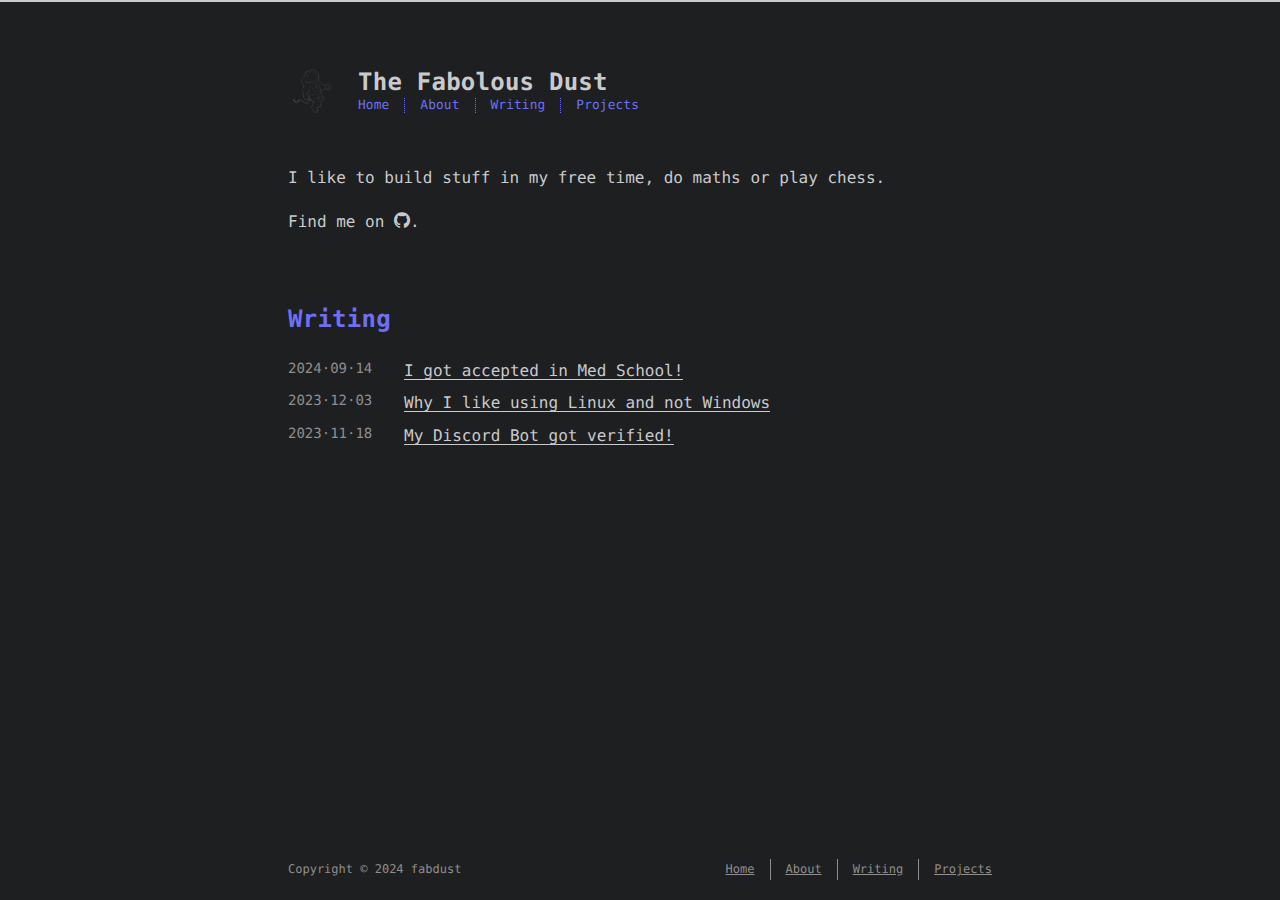
<file: index.html>
<html lang=en>

<meta http-equiv="content-type" content="text/html;charset=utf-8" /><head>
    <!-- so meta -->
    <meta charset="utf-8">
    <meta http-equiv="X-UA-Compatible" content="IE=edge">
    <meta name="HandheldFriendly" content="True">
    <meta name="viewport" content="width=device-width, initial-scale=1, maximum-scale=5" />
    <meta name="description" content="I like to build stuff in my free time, do maths or play chess.">
<meta property="og:title" content="The Fabolous Dust">
<meta property="og:url" content="index.html">
<meta property="og:site_name" content="The Fabolous Dust">
<meta property="og:description" content="Med student. I like to build stuff in my free time, do maths or play chess."">
<meta property="og:locale" content="en_US">
<meta property="article:author" content="fabudst">
<meta property="article:tag" content="linux">

    
    
      
        
          <link rel="shortcut icon" href="images/favicon.ico">
        
      
      
        
          <link rel="icon" href="images/favicon-192x192.png" sizes="192x192">
        
      
      
        
          <link rel="apple-touch-icon" sizes="180x180" href="images/apple-touch-icon.png">
        
      
    
    <!-- title -->
    <title>The Fabolous Dust</title>
    <!-- umami -->
    


    <!-- styles -->
    
<link rel="stylesheet" href="css/style.css">

    
<link rel="stylesheet" href="css/icon.css">

    <!-- persian styles -->
    
    <!-- rss -->
    
    
	<!-- mathjax -->
	
<meta name="generator" content="Hexo 6.2.0"><link rel="alternate" href="atom.xml" title="The Pearl" type="application/atom+xml">
</head>

<body class="max-width mx-auto px3 ltr">
    <div class="content index py4">
        
          <header id="header">
  <a href="index.html">
  
    
      <div id="logo" style="background-image: url(images/logo.png);"></div>
    
  
    <div id="title">
      <h1>The Fabolous Dust</h1>
    </div>
  </a>
  <div id="nav">
    <ul>
      <!--
     --><li><a href="index.html">Home</a></li><!--
   --><!--
     --><li><a href="about/index.html">About</a></li><!--
   --><!--
     --><li><a href="archives/index.html">Writing</a></li><!--
   --><!--
     --><li><a target="_blank" rel="noopener" href="http://github.com/primedust">Projects</a></li><!--
   -->
    </ul>
  </div>
</header>

        
        <section id="about">
  
    <p>I like to build stuff in my free time, do maths or play chess.</p>

  
  
    <p>
      Find me on
      
      
      
        
          <a rel="me" class="icon" target="_blank" rel="noopener" href="https://github.com/primedust" aria-label="github">
            <i class="icon-github"></i><!--
      ---></a><!--
    --->.
        
      
    </p>
  
</section>

<section id="writing">
  <span class="h1"><a href="archives/index.html">Writing</a></span>
  
  <ul class="post-list">
    
    
      <li class="post-item">
        
    <div class="meta">
      
        
          <time datetime="2024-09-14T05:00:00.000Z" itemprop="datePublished">2024·09·14</time>
        
      
    </div>


        <span>
    
        <a class="" href="2024/09/14/primedust/index.html">I got accepted in Med School!</a>
        

        </span>

    </li>

    
    
      <li class="post-item">
        
    <div class="meta">
      
        
          <time datetime="2023-12-03T05:00:00.000Z" itemprop="datePublished">2023·12·03</time>
        
      
    </div>


        <span>
    
        <a class="" href="2023/03/12/linux/index.html">Why I like using Linux and not Windows</a>
        

        </span>

    </li>

    <li class="post-item">
   
        <div class="meta">
         

        <time datetime="2023-18-11T05:00:00.000Z" itemprop="datePublished">2023·11·18</time>
    

    </div>
        <span>

            <a class="" href="2023/11/18/wos/index.html">My Discord Bot got verified!</a>      

        </span>
        
      </li>
    
    
  </ul>
  
    

  
</section>



        <footer id="footer">
  <div class="footer-left">
    Copyright &copy;
    
    
    2024
    fabdust
  </div>
  <div class="footer-right">
    <nav>
      <ul>
        <!--
       --><li><a href="index.html">Home</a></li><!--
     --><!--
       --><li><a href="about/index.html">About</a></li><!--
     --><!--
       --><li><a href="archives/index.html">Writing</a></li><!--
     --><!--
       --><li><a target="_blank" rel="noopener" href="http://github.com/primedust">Projects</a></li><!--
     -->
      </ul>
    </nav>
  </div>
</footer>

    </div>
</body>
</html>
</file>
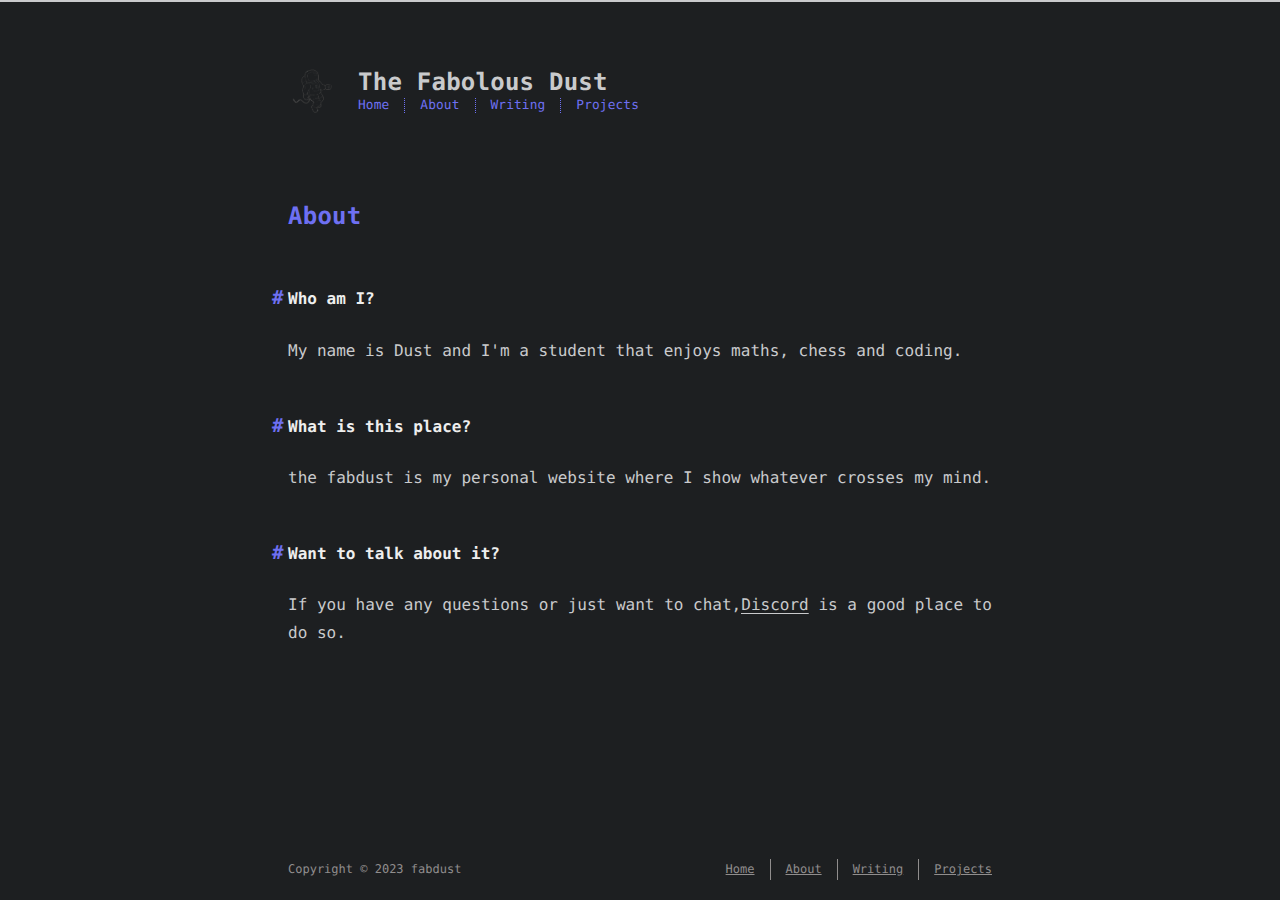
<file: about/index.html>
<!DOCTYPE html>
<html lang=en>
<head>
    <!-- so meta -->
    <meta charset="utf-8">
    <meta http-equiv="X-UA-Compatible" content="IE=edge">
    <meta name="HandheldFriendly" content="True">
    <meta name="viewport" content="width=device-width, initial-scale=1, maximum-scale=5" />
    <meta name="description" content="The FabDust is the personal website of me, a guy who plays chess and does maths">
<meta property="og:title" content="The Fabolous Dust">
<meta property="og:url" content="index.html">
<meta property="og:site_name" content="The Fabolous Dust">
<meta property="og:description" content="The FabDust is the personal website of me, a guy who plays chess and does maths.">
<meta property="og:locale" content="en_US">
<meta property="article:author" content="fabudst">
<meta property="article:tag" content="blog, linux">
    
    
      
        
          <link rel="shortcut icon" href="../images/favicon.ico">
        
      
      
        
          <link rel="icon" type="image/png" href="../images/favicon-192x192.png" sizes="192x192">
        
      
      
        
          <link rel="apple-touch-icon" sizes="180x180" href="../images/apple-touch-icon.png">
        
      
    
    <!-- title -->
    <title>About</title>
    <!-- umami -->
    
    <!-- styles -->
    
<link rel="stylesheet" href="../css/style.css">

    
<link rel="stylesheet" href="../css/icon.css">

    <!-- persian styles -->
    
    <!-- rss -->
    
    
	<!-- mathjax -->
	
<meta name="generator" content="Hexo 6.2.0"><link rel="alternate" href="../atom.xml" title="The FabDust" type="application/atom+xml">
</head>

<body class="max-width mx-auto px3 ltr">
    <div class="content index py4">
        
          <header id="header">
  <a href="../index.html">
  
    
      <div id="logo" style="background-image: url(../images/logo.png);"></div>
    
  
    <div id="title">
      <h1>The Fabolous Dust</h1>
    </div>
  </a>
  <div id="nav">
    <ul>
      <!--
     --><li><a href="../index.html">Home</a></li><!--
   --><!--
     --><li><a href="index.html">About</a></li><!--
   --><!--
     --><li><a href="../archives/index.html">Writing</a></li><!--
   --><!--
     --><li><a target="_blank" rel="noopener" href="http://github.com/primedust">Projects</a></li><!--
   -->
    </ul>
  </div>
</header>

        
        <article class="post" itemscope itemtype="http://schema.org/BlogPosting">
  

  <div class="content" itemprop="articleBody">
      
          <h1 id="About"><a href="#About" class="headerlink" title="About"></a>About</h1><h2 id="Who-am-I"><a href="#Who-am-I" class="headerlink" title="Who am I?"></a>Who am I?</h2><p>My name is Dust and I'm a student that enjoys maths, chess and coding.</p>
<h2 id="What-is-this-place"><a href="#What-is-this-place" class="headerlink" title="What is this place?"></a>What is this place?</h2><p>the fabdust is my personal website where I show whatever crosses my mind.</p>
<h2 id="Want-to-talk-about-it"><a href="#Want-to-talk-about-it" class="headerlink" title="Want to talk about it?"></a>Want to talk about it?</h2><p>If you have any questions or just want to chat,<a target="_blank" rel="noopener" href="https://discord.com/app">Discord</a> is a good place to do so.</p>

        
  </div>
</article>

        <footer id="footer">
  <div class="footer-left">
    Copyright &copy;
    
    
    2023
    fabdust
  </div>
  <div class="footer-right">
    <nav>
      <ul>
        <!--
       --><li><a href="../index.html">Home</a></li><!--
     --><!--
       --><li><a href="index.html">About</a></li><!--
     --><!--
       --><li><a href="../archives/index.html">Writing</a></li><!--
     --><!--
       --><li><a target="_blank" rel="noopener" href="http://github.com/primedust">Projects</a></li><!--
     -->
      </ul>
    </nav>
  </div>
</footer>

    </div>
</body>
</html>
</file>
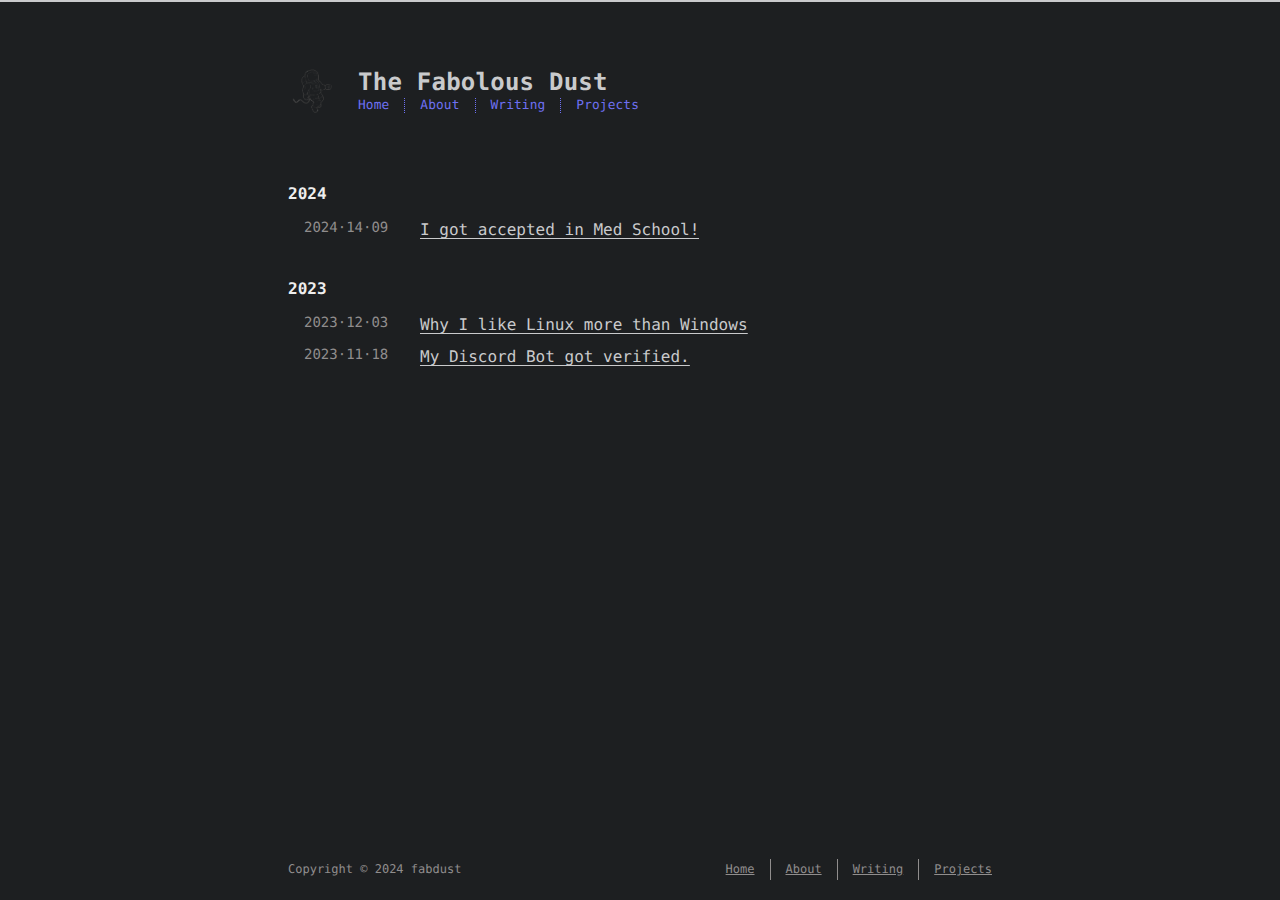
<file: archives/index.html>
<!DOCTYPE html>
<html lang=en>

<meta http-equiv="content-type" content="text/html;charset=utf-8" /><head>
    <!-- so meta -->
    <meta charset="utf-8">
    <meta http-equiv="X-UA-Compatible" content="IE=edge">
    <meta name="HandheldFriendly" content="True">
    <meta name="viewport" content="width=device-width, initial-scale=1, maximum-scale=5" />
    <meta name="description" content="The FabDust is the personal website of me, a guy who plays chess and does maths.">
<meta property="og:title" content="The Fabolous Dust">
<meta property="og:url" content="index.html">
<meta property="og:site_name" content="The Fabolous Dust">
<meta property="og:description" content="The FabDust is the personal website of me, a guy who plays chess and does maths.">
<meta property="og:locale" content="en_US">
<meta property="article:author" content="fabudst">
<meta property="article:tag" content="blog, linux">
    
    
      
        
          <link rel="shortcut icon" href="../images/favicon.ico">
        
      
      
        
          <link rel="icon" type="image/png" href="../images/favicon-192x192.png" sizes="192x192">
        
      
      
        
          <link rel="apple-touch-icon" sizes="180x180" href="../images/apple-touch-icon.png">
        
      
    
    <!-- title -->
    <title>Writing</title>
    <!-- umami -->
    


    <!-- styles -->
    
<link rel="stylesheet" href="../css/style.css">

    
<link rel="stylesheet" href="../css/icon.css">

    <!-- persian styles -->
    
    <!-- rss -->
    
    
	<!-- mathjax -->
	
<meta name="generator" content="Hexo 6.2.0"><link rel="alternate" href="../atom.xml" title="The Pearl" type="application/atom+xml">
</head>

<body class="max-width mx-auto px3 ltr">
    <div class="content index py4">
        
          <header id="header">
  <a href="../index.html">
  
    
      <div id="logo" style="background-image: url(../images/logo.png);"></div>
    
  
    <div id="title">
      <h1>The Fabolous Dust</h1>
    </div>
  </a>
  <div id="nav">
    <ul>
      <!--
     --><li><a href="../index.html">Home</a></li><!--
   --><!--
     --><li><a href="../about/index.html">About</a></li><!--
   --><!--
     --><li><a href="index.html">Writing</a></li><!--
   --><!--
     --><li><a target="_blank" rel="noopener" href="http://github.com/primedust">Projects</a></li><!--
   -->
    </ul>
  </div>
</header>

        
        <div id="archive">
  <ul class="post-list">
    
            <li class="post-year"><h2>2024</h2></li>
      
      <li class="post-item">
        
    <div class="meta">
      
        
          <time datetime="2024-14-09T05:00:00.000Z" itemprop="datePublished">2024·14·09</time>
        
      
    </div>


        <span>
    
        <a class="" href="../2024/09/14/primedust/index.html">I got accepted in Med School!</a>
    


</span>
      </li>

    
    
      
      
      
      
        <li class="post-year"><h2>2023</h2></li>
      
      <li class="post-item">
        
    <div class="meta">
      
        
          <time datetime="2023-03-12T05:00:00.000Z" itemprop="datePublished">2023·12·03</time>
        
      
    </div>


        <span>
    
        <a class="" href="../2023/03/12/linux/index.html">Why I like Linux more than Windows</a>
    


</span>
      </li>
    
         
      <li class="post-item">
        
    <div class="meta">
      
        
          <time datetime="2023-18-11T05:00:00.000Z" itemprop="datePublished">2023·11·18</time>
        
      
    </div>


        <span>
    
        <a class="" href="../2023/11/18/wos/index.html">My Discord Bot got verified.</a>
    


</span>
      </li>   
    
  </ul>
  

</div>

        <footer id="footer">
  <div class="footer-left">
    Copyright &copy;
    
    
    2024
    fabdust
  </div>
  <div class="footer-right">
    <nav>
      <ul>
        <!--
       --><li><a href="../index.html">Home</a></li><!--
     --><!--
       --><li><a href="../about/index.html">About</a></li><!--
     --><!--
       --><li><a href="index.html">Writing</a></li><!--
     --><!--
       --><li><a target="_blank" rel="noopener" href="http://github.com/primedust">Projects</a></li><!--
     -->
      </ul>
    </nav>
  </div>
</footer>

    </div>
</body>


</html>
</file>
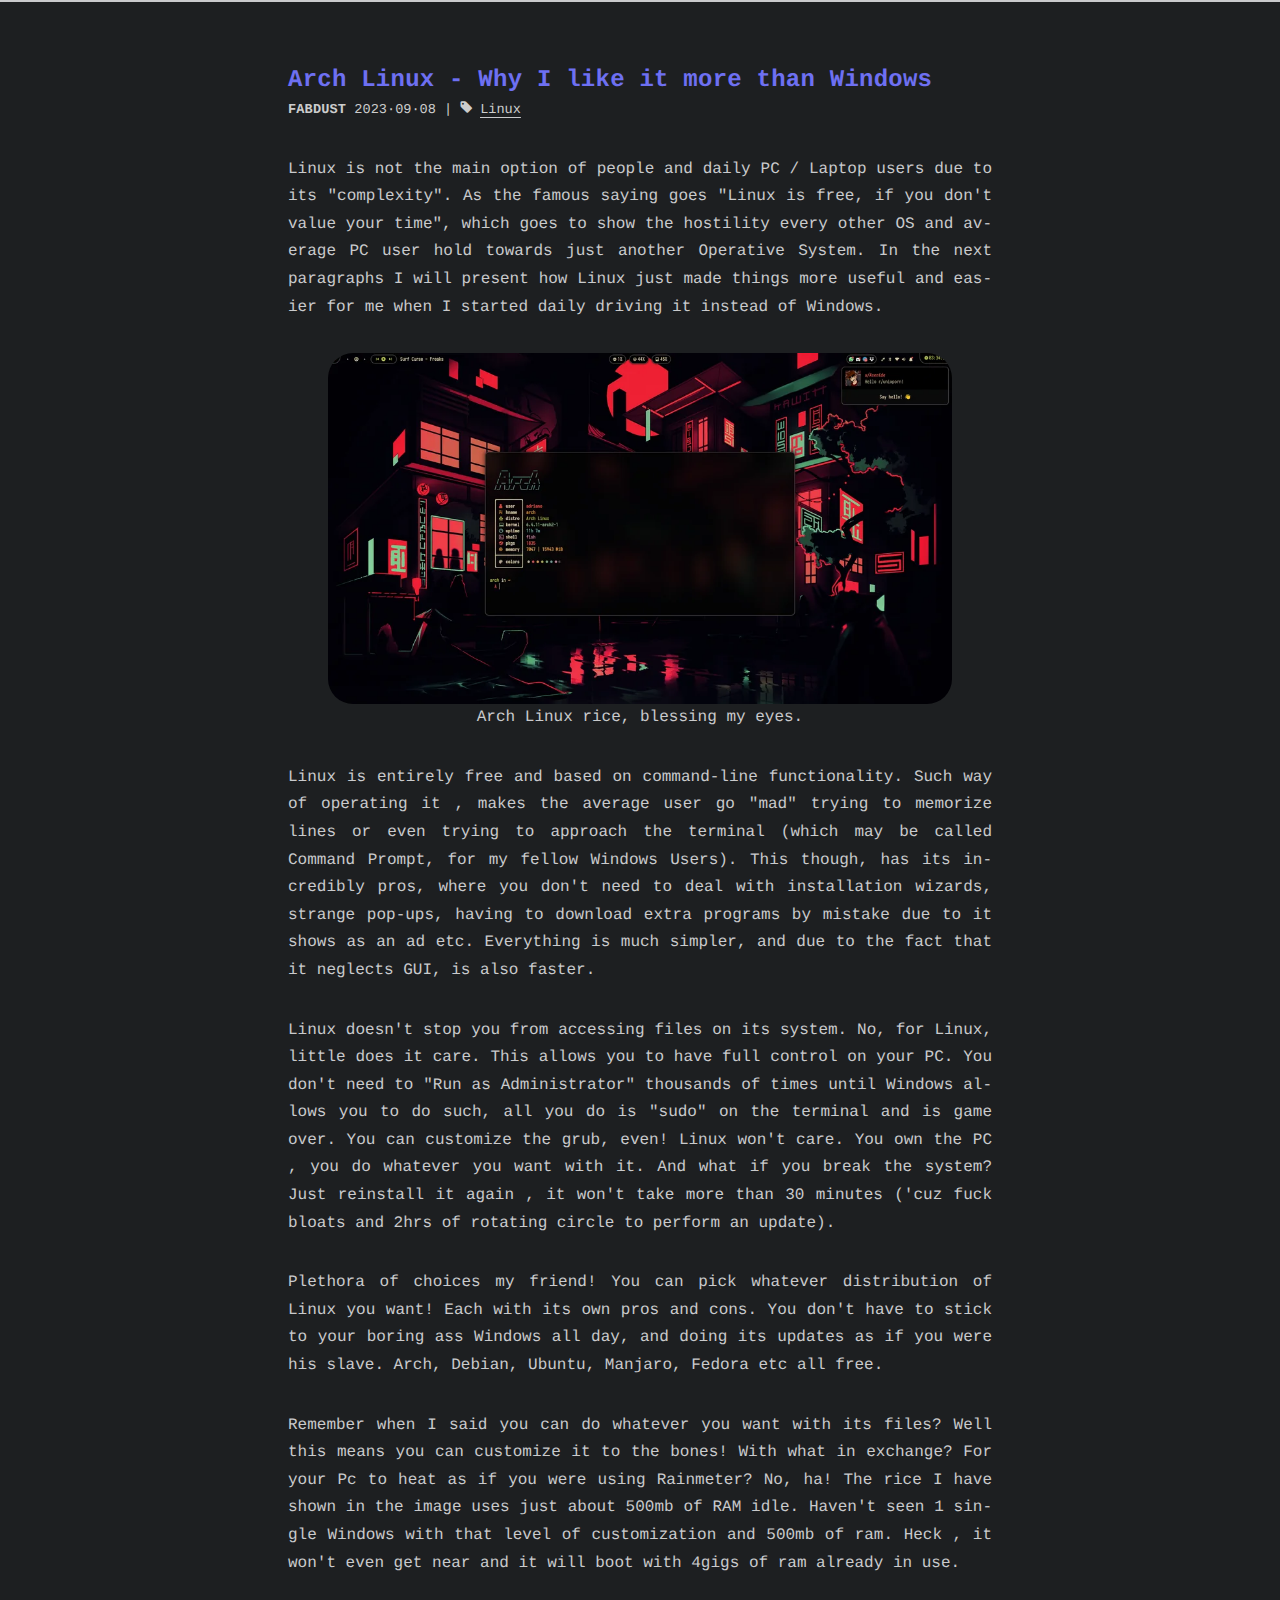
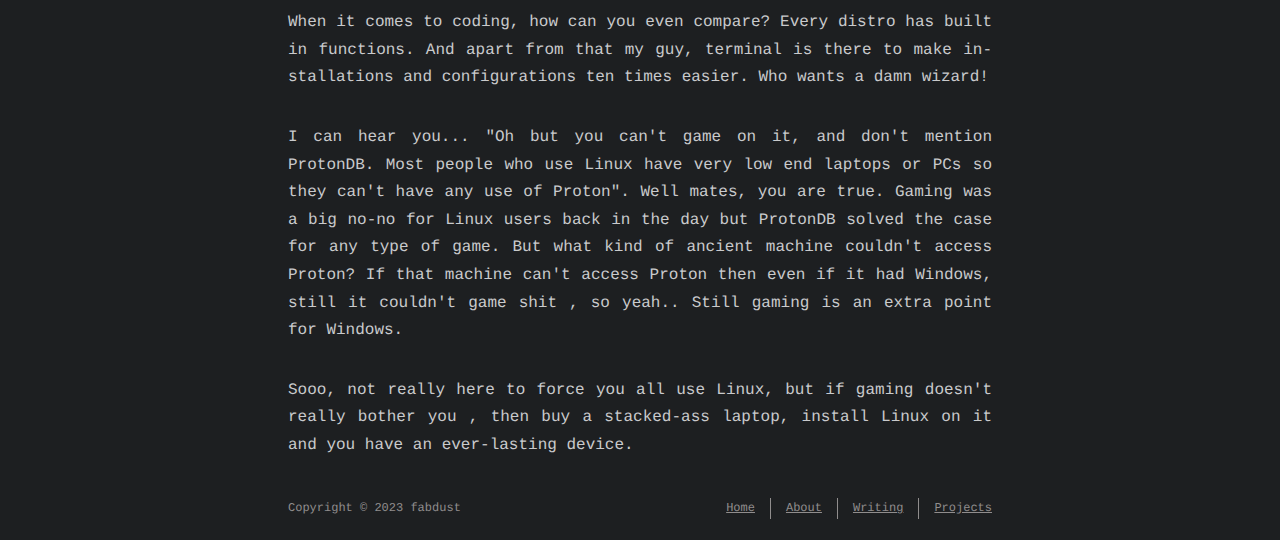
<file: 2023/03/12/linux/index.html>
<!DOCTYPE html>
<html lang=en>

<!-- Mirrored from b0ba.dev/2023/03/12/pierce/ by HTTrack Website Copier/3.x [XR&CO'2014], Fri, 08 Sep 2023 14:50:28 GMT -->
<!-- Added by HTTrack --><meta http-equiv="content-type" content="text/html;charset=utf-8" /><!-- /Added by HTTrack -->
<head>
    <!-- so meta -->
    <meta charset="utf-8">
    <meta http-equiv="X-UA-Compatible" content="IE=edge">
    <meta name="HandheldFriendly" content="True">
    <meta name="viewport" content="width=device-width, initial-scale=1, maximum-scale=5" />
    <meta name="description" content="The FabDust is the personal website of me, a guy who plays chess and does maths, lmfao.">
<meta property="og:title" content="The Fabolous Dust">
<meta property="og:url" content="index.html">
<meta property="og:site_name" content="The Fabolous Dust">
<meta property="og:description" content="The FabDust is the personal website of me, a guy who plays chess and does maths, lmfao.">
<meta property="og:locale" content="en_US">
<meta property="article:author" content="fabudst">
<meta property="article:tag" content="blog, linux">
    
    
      
        
          <link rel="shortcut icon" href="../../../../images/favicon.ico">
        
      
      
        
          <link rel="icon" type="image/png" href="../../../../images/favicon-192x192.png" sizes="192x192">
        
      
      
        
          <link rel="apple-touch-icon" sizes="180x180" href="../../../../images/apple-touch-icon.png">
        
      
    
    <!-- title -->
    <title>Arch Linux - Why I like it more than Windows</title>
    <!-- umami -->
    


    <!-- styles -->
    
<link rel="stylesheet" href="../../../../css/style.css">

    
<link rel="stylesheet" href="../../../../css/icon.css">

    <!-- persian styles -->
    
    <!-- rss -->
    
    
	<!-- mathjax -->
	
<meta name="generator" content="Hexo 6.2.0"><link rel="alternate" href="../../../../atom.xml" title="The Pearl" type="application/atom+xml">
</head>

<body class="max-width mx-auto px3 ltr">
    <div class="content index py4">
        
        <article class="post" itemscope itemtype="http://schema.org/BlogPosting">
  <header>
    
    <h1 class="posttitle" itemprop="name headline">
	Arch Linux - Why I like it more than Windows
    </h1>



    <div class="meta">
      <span class="author" itemprop="author" itemscope itemtype="http://schema.org/Person">
        <span itemprop="name">fabdust</span>
      </span>
      
    <div class="postdate">
      
        <time datetime="2023-09-08T13:00:00.000Z" itemprop="datePublished">2023·09·08</time>
        
      
    </div>


      

      
    <div class="article-tag">
        <i class="icon-tag"></i>
        <a class="tag-link-link" href="../../../../tags/linux/index.html" rel="tag">Linux</a>


    </div>
  </header>
  

  <div class="content" itemprop="articleBody">
    <p>Linux is not the main option of people and daily PC / Laptop users due to its "complexity". As the famous saying goes "Linux is free, if you don't value your time", which goes to show the hostility every other OS and average PC user hold towards just another Operative System. In the next paragraphs I will present how Linux just made things more useful and easier for me when I started daily driving it instead of Windows.</p>
<figure style="text-align: center;">
  <img src="../../../../images/linuxrice.png" alt="A picture of an Arch Linux Rice" style="max-width: 100%; border-radius: 25px;">
  <figcaption>Arch Linux rice, blessing my eyes.</figcaption>
</figure>

<p>Linux is entirely free and based on command-line functionality. Such way of operating it , makes the average user go "mad" trying to memorize lines or even trying to approach the terminal (which may be called Command Prompt, for my fellow Windows Users). This though, has its incredibly pros, where you don't need to deal with installation wizards, strange pop-ups, having to download extra programs by mistake due to it shows as an ad etc. Everything is much simpler, and due to the fact that it neglects GUI, is also faster.</p>
<p>Linux doesn't stop you from accessing files on its system. No, for Linux, little does it care. This allows you to have full control on your PC. You don't need to "Run as Administrator" thousands of times until Windows allows you to do such, all you do is "sudo" on the terminal and is game over. You can customize the grub, even! Linux won't care. You own the PC , you do whatever you want with it. And what if you break the system? Just reinstall it again , it won't take more than 30 minutes ('cuz fuck bloats and 2hrs of rotating circle to perform an update).</p>
<p>Plethora of choices my friend! You can pick whatever distribution of Linux you want! Each with its own pros and cons. You don't have to stick to your boring ass Windows all day, and doing its updates as if you were his slave. Arch, Debian, Ubuntu, Manjaro, Fedora etc all free.</p>
<p>Remember when I said you can do whatever you want with its files? Well this means you can customize it to the bones! With what in exchange? For your Pc to heat as if you were using Rainmeter? No, ha! The rice I have shown in the image uses just about 500mb of RAM idle. Haven't seen 1 single Windows with that level of customization and 500mb of ram. Heck , it won't even get near and it will boot with 4gigs of ram already in use.</p>
<p>When it comes to coding, how can you even compare? Every distro has built in functions. And apart from that my guy, terminal is there to make installations and configurations ten times easier. Who wants a damn wizard!</p>
<p>I can hear you... "Oh but you can't game on it, and don't mention ProtonDB. Most people who use Linux have very low end laptops or PCs so they can't have any use of Proton". Well mates, you are true. Gaming was a big no-no for Linux users back in the day but ProtonDB solved the case for any type of game. But what kind of ancient machine couldn't access Proton? If that machine can't access Proton then even if it had Windows, still it couldn't game shit , so yeah.. Still gaming is an extra point for Windows. </p>
<p>Sooo, not really here to force you all use Linux, but if gaming doesn't really bother you , then buy a stacked-ass laptop, install Linux on it and you have an ever-lasting device.</p>

  </div>
</article>



        <footer id="footer">
  <div class="footer-left">
    Copyright &copy;
    
    
    2023
    fabdust
  </div>
  <div class="footer-right">
    <nav>
      <ul>
        <!--
       --><li><a href="../../../../index.html">Home</a></li><!--
     --><!--
       --><li><a href="../../../../about/index.html">About</a></li><!--
     --><!--
       --><li><a href="../../../../archives/index.html">Writing</a></li><!--
     --><!--
       --><li><a target="_blank" rel="noopener" href="http://github.com/fabdust">Projects</a></li><!--
     -->
      </ul>
    </nav>
  </div>
</footer>

    </div>
</body>

<!-- Mirrored from b0ba.dev/2023/03/12/pierce/ by HTTrack Website Copier/3.x [XR&CO'2014], Fri, 08 Sep 2023 14:50:32 GMT -->
</html>
</file>
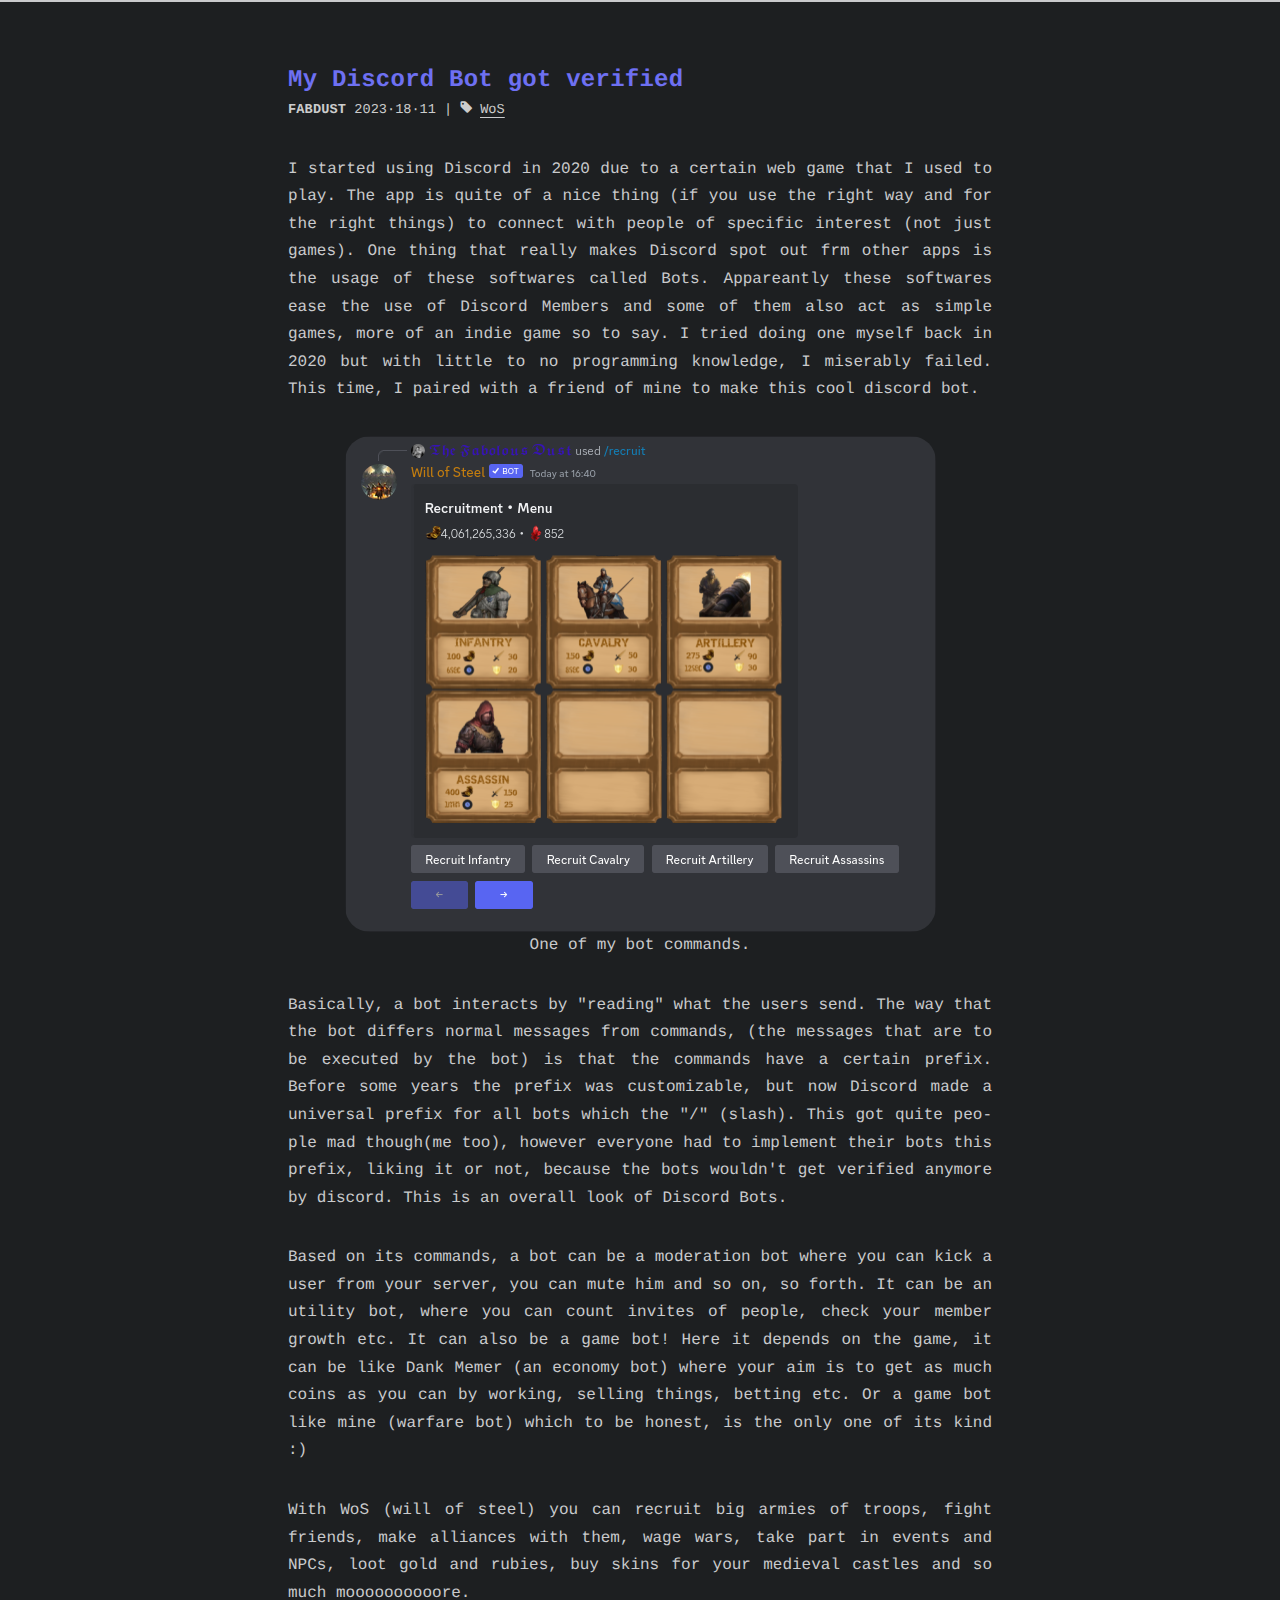
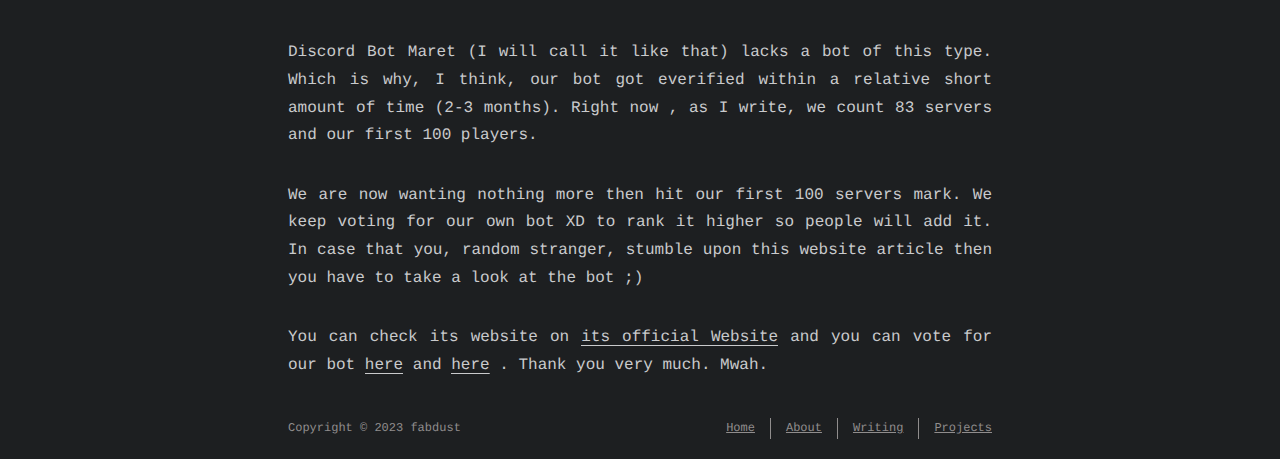
<file: 2023/11/18/wos/index.html>
<!DOCTYPE html>
<html lang=en>

<!-- Mirrored from b0ba.dev/2023/03/12/pierce/ by HTTrack Website Copier/3.x [XR&CO'2014], Fri, 08 Sep 2023 14:50:28 GMT -->
<!-- Added by HTTrack --><meta http-equiv="content-type" content="text/html;charset=utf-8" /><!-- /Added by HTTrack -->
<head>
    <!-- so meta -->
    <meta charset="utf-8">
    <meta http-equiv="X-UA-Compatible" content="IE=edge">
    <meta name="HandheldFriendly" content="True">
    <meta name="viewport" content="width=device-width, initial-scale=1, maximum-scale=5" />
    <meta name="description" content="The FabDust is the personal website of me, a guy who plays chess and does maths, lmfao.">
<meta property="og:title" content="The Fabolous Dust">
<meta property="og:url" content="index.html">
<meta property="og:site_name" content="The Fabolous Dust">
<meta property="og:description" content="The FabDust is the personal website of me, a guy who plays chess and does maths, lmfao.">
<meta property="og:locale" content="en_US">
<meta property="article:author" content="fabudst">
<meta property="article:tag" content="blog, linux">
    
    
      
        
          <link rel="shortcut icon" href="../../../../images/favicon.ico">
        
      
      
        
          <link rel="icon" type="image/png" href="../../../../images/favicon-192x192.png" sizes="192x192">
        
      
      
        
          <link rel="apple-touch-icon" sizes="180x180" href="../../../../images/apple-touch-icon.png">
        
      
    
    <!-- title -->
    <title>I have a Discord Bot and it got verified!</title>
    <!-- umami -->
    


    <!-- styles -->
    
<link rel="stylesheet" href="../../../../css/style.css">

    
<link rel="stylesheet" href="../../../../css/icon.css">

    <!-- persian styles -->
    
    <!-- rss -->
    
    
	<!-- mathjax -->
	
<meta name="generator" content="Hexo 6.2.0"><link rel="alternate" href="../../../../atom.xml" title="The Pearl" type="application/atom+xml">
</head>

<body class="max-width mx-auto px3 ltr">
    <div class="content index py4">
        
        <article class="post" itemscope itemtype="http://schema.org/BlogPosting">
  <header>
    
    <h1 class="posttitle" itemprop="name headline">
	My Discord Bot got verified
    </h1>



    <div class="meta">
      <span class="author" itemprop="author" itemscope itemtype="http://schema.org/Person">
        <span itemprop="name">fabdust</span>
      </span>
      
    <div class="postdate">
      
        <time datetime="2023-11-18T13:00:00.000Z" itemprop="datePublished">2023·18·11</time>
        
      
    </div>


      

      
    <div class="article-tag">
        <i class="icon-tag"></i>
        <a class="tag-link-link" href="../../../../tags/wos/index.html" rel="tag">WoS</a>


    </div>
  </header>
  

  <div class="content" itemprop="articleBody">
    <p>I started using Discord in 2020 due to a certain web game that I used to play. The app is quite of a nice thing (if you use the right way and for the right things) to connect with people of specific interest (not just games). One thing that really makes Discord spot out frm other apps is the usage of these softwares called Bots. Appareantly these softwares ease the use of Discord Members and some of them also act as simple games, more of an indie game so to say. I tried doing one myself back in 2020 but with little to no programming knowledge, I miserably failed. This time, I paired with a friend of mine to make this cool discord bot.</p>
<figure style="text-align: center;">
  <img src="../../../../images/wos.png" alt="A picture of an Arch Linux Rice" style="max-width: 100%; border-radius: 25px;">
  <figcaption>One of my bot commands.</figcaption>
</figure>

<p>Basically, a bot interacts by "reading" what the users send. The way that the bot differs normal messages from commands, (the messages that are to be executed by the bot) is that the commands have a certain prefix. Before some years the prefix was customizable, but now Discord made a universal prefix for all bots which the "/" (slash). This got quite people mad though(me too), however everyone had to implement their bots this prefix, liking it or not, because the bots wouldn't get verified anymore by discord. This is an overall look of Discord Bots.</p>

<p>Based on its commands, a bot can be a moderation bot where you can kick a user from your server, you can mute him and so on, so forth. It can be an utility bot, where you can count invites of people, check your member growth etc. It can also be a game bot! Here it depends on the game, it can be like Dank Memer (an economy bot) where your aim is to get as much coins as you can by working, selling things, betting etc. Or a game bot like mine (warfare bot) which to be honest, is the only one of its kind :)</p>

<p>With WoS (will of steel) you can recruit big armies of troops, fight friends, make alliances with them, wage wars, take part in events and NPCs, loot gold and rubies, buy skins for your medieval castles and so much moooooooooore. </p>

<p>Discord Bot Maret (I will call it like that) lacks a bot of this type. Which is why, I think, our bot got everified within a relative short amount of time (2-3 months). Right now , as I write, we count 83 servers and our first 100 players.</p>

<p>We are now wanting nothing more then hit our first 100 servers mark. We keep voting for our own bot XD to rank it higher so people will add it. In case that you, random stranger, stumble upon this website article then you have to take a look at the bot ;)</p>

<p>You can check its website on
<a href="https://willofsteel.vercel.app">its official Website</a> 
and you can vote for our bot
<a href="https://top.gg/bot/1041819232847003729?__cf_chl_tk=I0vc9cEkL_MSr46Dv7lC6yb.eJWBKeWVp_Jcij.oY4I-1696013322-0-gaNycGzNDVA">here</a>
and
<a href="https://discordbotlist.com/bots/will-of-steel/upvote">here</a>
. Thank you very much. Mwah.
</p>

  </div>
</article>



        <footer id="footer">
  <div class="footer-left">
    Copyright &copy;
    
    
    2023
    fabdust
  </div>
  <div class="footer-right">
    <nav>
      <ul>
        <!--
       --><li><a href="../../../../index.html">Home</a></li><!--
     --><!--
       --><li><a href="../../../../about/index.html">About</a></li><!--
     --><!--
       --><li><a href="../../../../archives/index.html">Writing</a></li><!--
     --><!--
       --><li><a target="_blank" rel="noopener" href="http://github.com/fabdust">Projects</a></li><!--
     -->
      </ul>
    </nav>
  </div>
</footer>

    </div>
</body>

<!-- Mirrored from b0ba.dev/2023/03/12/pierce/ by HTTrack Website Copier/3.x [XR&CO'2014], Fri, 08 Sep 2023 14:50:32 GMT -->
</html>
</file>
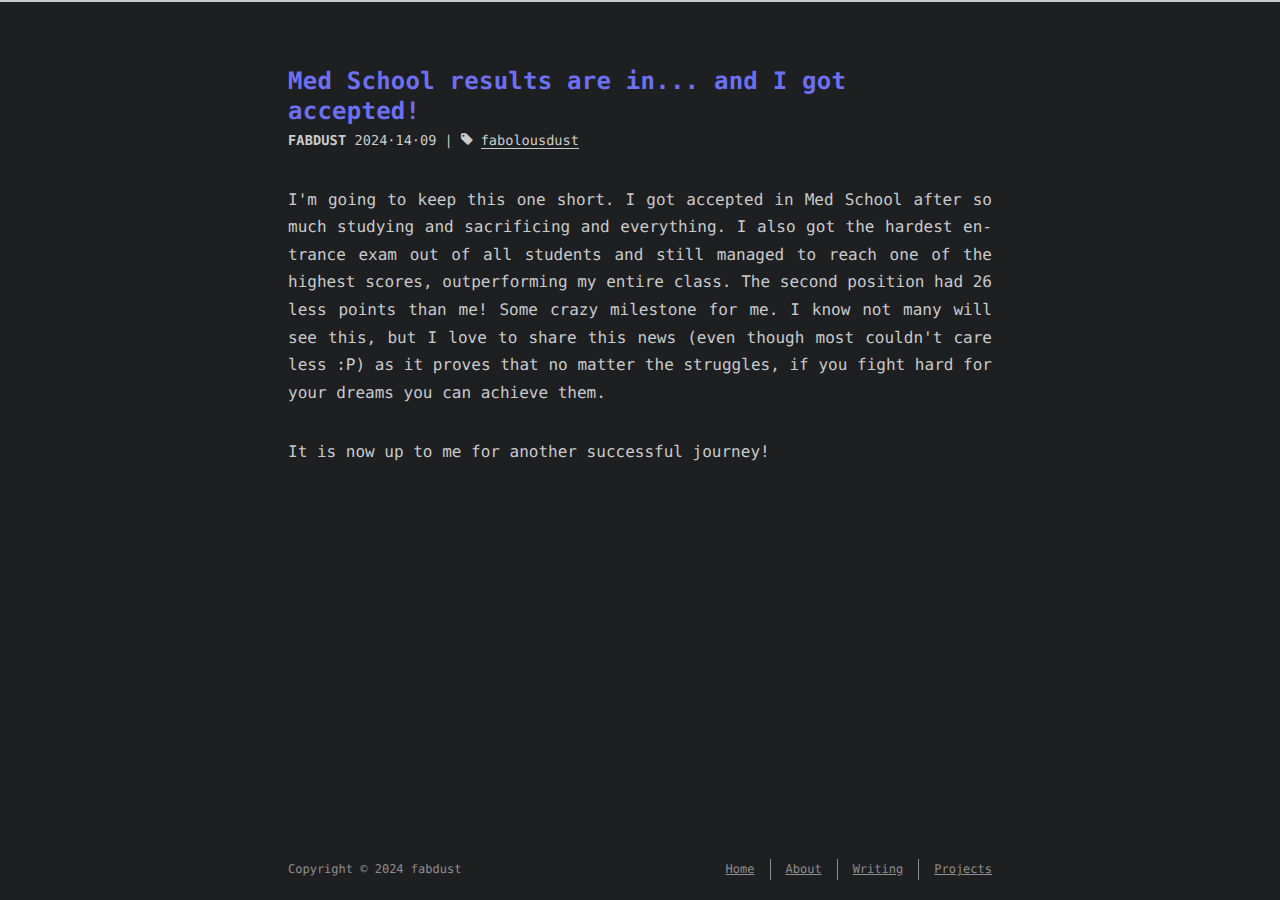
<file: 2024/09/14/primedust/index.html>
<!DOCTYPE html>
<html lang=en>

<!-- Mirrored from b0ba.dev/2023/03/12/pierce/ by HTTrack Website Copier/3.x [XR&CO'2014], Fri, 08 Sep 2023 14:50:28 GMT -->
<!-- Added by HTTrack --><meta http-equiv="content-type" content="text/html;charset=utf-8" /><!-- /Added by HTTrack -->
<head>
    <!-- so meta -->
    <meta charset="utf-8">
    <meta http-equiv="X-UA-Compatible" content="IE=edge">
    <meta name="HandheldFriendly" content="True">
    <meta name="viewport" content="width=device-width, initial-scale=1, maximum-scale=5" />
    <meta name="description" content="The FabDust is the personal website of me, a guy who plays chess and does maths.">
<meta property="og:title" content="The Fabolous Dust">
<meta property="og:url" content="index.html">
<meta property="og:site_name" content="The Fabolous Dust">
<meta property="og:description" content="The FabDust is the personal website of me, a guy who plays chess and does maths.">
<meta property="og:locale" content="en_US">
<meta property="article:author" content="fabudst">
<meta property="article:tag" content="blog, linux">
    
    
      
        
          <link rel="shortcut icon" href="../../../../images/favicon.ico">
        
      
      
        
          <link rel="icon" type="image/png" href="../../../../images/favicon-192x192.png" sizes="192x192">
        
      
      
        
          <link rel="apple-touch-icon" sizes="180x180" href="../../../../images/apple-touch-icon.png">
        
      
    
    <!-- title -->
    <title>I got accepted in Med School!</title>
    <!-- umami -->
    


    <!-- styles -->
    
<link rel="stylesheet" href="../../../../css/style.css">

    
<link rel="stylesheet" href="../../../../css/icon.css">

    <!-- persian styles -->
    
    <!-- rss -->
    
    
	<!-- mathjax -->
	

</head>

<body class="max-width mx-auto px3 ltr">
    <div class="content index py4">
        
        <article class="post" itemscope itemtype="http://schema.org/BlogPosting">
  <header>
    
    <h1 class="posttitle" itemprop="name headline">
	Med School results are in... and I got accepted!
    </h1>



    <div class="meta">
      <span class="author" itemprop="author" itemscope itemtype="http://schema.org/Person">
        <span itemprop="name">fabdust</span>
      </span>
      
    <div class="postdate">
      
        <time datetime="2024-09-14T13:00:00.000Z" itemprop="datePublished">2024·14·09</time>
        
      
    </div>


      

      
    <div class="article-tag">
        <i class="icon-tag"></i>
        <a class="tag-link-link" href="../../../../tags/primedust/index.html" rel="tag">fabolousdust</a>


    </div>
  </header>
  

  <div class="content" itemprop="articleBody">
	<p>I'm going to keep this one short. I got accepted in Med School after so much studying and sacrificing and everything. I also got the hardest entrance exam out of all students and still managed to reach one of the highest scores, outperforming my entire class. The second position had 26 less points than me! Some crazy milestone for me. I know not many will see this, but I love to share this news (even though most couldn't care less :P) as it proves that no matter the struggles, if you fight hard for your dreams you can achieve them.</p>
	<p>It is now up to me for another successful journey!</p>

  </div>
</article>



        <footer id="footer">
  <div class="footer-left">
    Copyright &copy;
    
    
    2024
    fabdust
  </div>
  <div class="footer-right">
    <nav>
      <ul>
        <!--
       --><li><a href="../../../../index.html">Home</a></li><!--
     --><!--
       --><li><a href="../../../../about/index.html">About</a></li><!--
     --><!--
       --><li><a href="../../../../archives/index.html">Writing</a></li><!--
     --><!--
       --><li><a target="_blank" rel="noopener" href="http://github.com/primedust">Projects</a></li><!--
     -->
      </ul>
    </nav>
  </div>
</footer>

    </div>
</body>

<!-- Mirrored from b0ba.dev/2023/03/12/pierce/ by HTTrack Website Copier/3.x [XR&CO'2014], Fri, 08 Sep 2023 14:50:32 GMT -->
</html>
</file>
<file: css/style.css>
.inline{display:inline}.block{display:block}.inline-block{display:inline-block}.table{display:table}.table-cell{display:table-cell}.overflow-hidden{overflow:hidden}.overflow-scroll{overflow:scroll}.overflow-auto{overflow:auto}.clearfix:after,.clearfix:before{display:table;content:" "}.clearfix:after{clear:both}.left{float:left}.right{float:right}.fit{max-width:100%}.truncate{display:inline-block;overflow:hidden;text-overflow:ellipsis;white-space:nowrap}.max-width-1{max-width:24rem}.max-width-2{max-width:32rem}.max-width-3{max-width:48rem}.max-width-4{max-width:64rem}.border-box{box-sizing:border-box}.m0{margin:0}.mt0{margin-top:0}.mr0{margin-right:0}.mb0{margin-bottom:0}.ml0{margin-left:0}.mx0{margin-right:0;margin-left:0}.my0{margin-top:0;margin-bottom:0}.m1{margin:.5rem}.mt1{margin-top:.5rem}.mr1{margin-right:.5rem}.mb1{margin-bottom:.5rem}.ml1{margin-left:.5rem}.mx1{margin-right:.5rem;margin-left:.5rem}.my1{margin-top:.5rem;margin-bottom:.5rem}.m2{margin:1rem}.mt2{margin-top:1rem}.mr2{margin-right:1rem}.mb2{margin-bottom:1rem}.ml2{margin-left:1rem}.mx2{margin-right:1rem;margin-left:1rem}.my2{margin-top:1rem;margin-bottom:1rem}.m3{margin:2rem}.mt3{margin-top:2rem}.mr3{margin-right:2rem}.mb3{margin-bottom:2rem}.ml3{margin-left:2rem}.mx3{margin-right:2rem;margin-left:2rem}.my3{margin-top:2rem;margin-bottom:2rem}.m4{margin:4rem}.mt4{margin-top:4rem}.mr4{margin-right:4rem}.mb4{margin-bottom:4rem}.ml4{margin-left:4rem}.mx4{margin-right:4rem;margin-left:4rem}.my4{margin-top:4rem;margin-bottom:4rem}.mxn1{margin-right:-.5rem;margin-left:-.5rem}.mxn2{margin-right:-1rem;margin-left:-1rem}.mxn3{margin-right:-2rem;margin-left:-2rem}.mxn4{margin-right:-4rem;margin-left:-4rem}.ml-auto{margin-left:auto}.mr-auto{margin-right:auto}.mx-auto{margin-right:auto;margin-left:auto}.p0{padding:0}.pt0{padding-top:0}.pr0{padding-right:0}.pb0{padding-bottom:0}.pl0{padding-left:0}.px0{padding-right:0;padding-left:0}.py0{padding-top:0;padding-bottom:0}.p1{padding:.5rem}.pt1{padding-top:.5rem}.pr1{padding-right:.5rem}.pb1{padding-bottom:.5rem}.pl1{padding-left:.5rem}.py1{padding-top:.5rem;padding-bottom:.5rem}.px1{padding-right:.5rem;padding-left:.5rem}.p2{padding:1rem}.pt2{padding-top:1rem}.pr2{padding-right:1rem}.pb2{padding-bottom:1rem}.pl2{padding-left:1rem}.py2{padding-top:1rem;padding-bottom:1rem}.px2{padding-right:1rem;padding-left:1rem}.p3{padding:2rem}.pt3{padding-top:2rem}.pr3{padding-right:2rem}.pb3{padding-bottom:2rem}.pl3{padding-left:2rem}.py3{padding-top:2rem;padding-bottom:2rem}.px3{padding-right:2rem;padding-left:2rem}.p4{padding:4rem}.pt4{padding-top:4rem}.pr4{padding-right:4rem}.pb4{padding-bottom:4rem}.pl4{padding-left:4rem}.py4{padding-top:4rem;padding-bottom:4rem}.px4{padding-right:4rem;padding-left:4rem}body .h1,body h1{display:block;margin-top:3rem;margin-bottom:1rem;color:#6e70f2;letter-spacing:.01em;font-weight:700;font-style:normal;font-size:1.5em;-moz-osx-font-smoothing:grayscale;-webkit-font-smoothing:antialiased}body .h2,body h2{position:relative;display:block;margin-top:2rem;margin-bottom:.5rem;color:#eee;text-transform:none;letter-spacing:normal;font-weight:700;font-size:1rem}body h3{color:#eee;text-decoration:underline;font-weight:700;font-size:.9rem}body h4,body h5,body h6{display:inline;text-decoration:none;color:#ccc;font-weight:700;font-size:.9rem}body h3,body h4,body h5,body h6{margin-top:.9rem;margin-bottom:.5rem}body hr{border:.5px dashed #ccc;opacity:.5;margin:0;margin-top:20px;margin-bottom:20px}body strong{font-weight:700}body cite,body em{font-style:italic}body sub,body sup{position:relative;vertical-align:baseline;font-size:.75em;line-height:0}body sup{top:-.5em}body sub{bottom:-.2em}body small{font-size:.85em}body abbr,body acronym{border-bottom:1px dotted}body dl,body ol,body ul{line-height:1.725}body ol ol,body ol ul,body ul ol,body ul ul{margin-top:0;margin-bottom:0}body ol{list-style:decimal}body dt{font-weight:700}body table{width:100%;border-collapse:collapse;text-align:left;font-size:14px;overflow:auto;display:block}body th{padding:8px;border-bottom:1px dashed #908d8d;color:#eee;font-weight:700;font-size:15px}body td{padding:0 8px;border-bottom:none}@font-face{font-style:normal}*,:after,:before{box-sizing:border-box}*{scrollbar-color:#999 transparent}::-webkit-scrollbar{width:8px;height:6px}::-webkit-scrollbar-track{background:0 0}::-webkit-scrollbar-thumb{background-color:#999;border-radius:6px}::-webkit-scrollbar-thumb:hover{background-color:#7a7a7a}::-webkit-scrollbar-thumb:active{background-color:#6b6b6b}html{margin:0;padding:0;height:100%;border-top:2px solid #c9cacc;-webkit-text-size-adjust:100%;-ms-text-size-adjust:100%}body{margin:0;height:100%;background-color:#1d1f21;color:#c9cacc;font-display:swap;font-weight:400;font-size:16px;font-family:monospace;line-height:1.725;text-rendering:geometricPrecision;flex:1;-moz-osx-font-smoothing:grayscale;-webkit-font-smoothing:antialiased}.content{position:relative;display:flex;flex-direction:column;min-height:100%;overflow-wrap:break-word}.content p{hyphens:auto;-moz-hyphens:auto;-ms-hyphens:auto;-webkit-hyphens:auto}.content code{hyphens:manual;-moz-hyphens:manual;-ms-hyphens:manual;-webkit-hyphens:manual}.content a{color:#c9cacc;text-decoration:none;background-image:linear-gradient(transparent,transparent 5px,#c9cacc 5px,#c9cacc);background-position:bottom;background-size:100% 6px;background-repeat:repeat-x}.content a:hover{background-image:linear-gradient(transparent,transparent 4px,#d480aa 4px,#d480aa)}.content a.icon{background:0 0}.content a.icon:hover{color:#d480aa}.content .h1 a,.content h1 a,.content h2 a,.content h3 a,.content h4 a,.content h5 a,.content h6 a{background:0 0;color:inherit;text-decoration:none}.content .h1 a:hover,.content h1 a:hover,.content h2 a:hover,.content h3 a:hover,.content h4 a:hover,.content h5 a:hover,.content h6 a:hover{background-image:linear-gradient(transparent,transparent 6px,#d480aa 6px,#d480aa);background-position:bottom;background-size:100% 6px;background-repeat:repeat-x}.content h6 a{background:0 0;color:inherit;text-decoration:none}.content h6 a:hover{background-image:linear-gradient(transparent,transparent 6px,#d480aa 6px,#d480aa);background-position:bottom;background-size:100% 6px;background-repeat:repeat-x}@media (min-width:540px){.image-wrap{flex-direction:row;margin-bottom:2rem}.image-wrap .image-block{flex:1 0 35%;margin-right:2rem}.image-wrap p{flex:1 0 65%}}.max-width{max-width:48rem}@media (max-width:480px){.px3{padding-right:1rem;padding-left:1rem}.my4{margin-top:2rem;margin-bottom:2rem}}@media (min-width:480px){p{text-align:justify}}#header{margin:0 auto 2rem;width:100%}#header .h1,#header h1{margin-top:0;margin-bottom:0;color:#c9cacc;letter-spacing:.01em;font-weight:700;font-style:normal;font-size:1.5rem;line-height:2rem;-moz-osx-font-smoothing:grayscale;-webkit-font-smoothing:antialiased}#header a{background:0 0;color:inherit;text-decoration:none}#header #logo{display:inline-block;float:left;margin-right:20px;width:50px;height:50px;border-radius:5px;background-size:50px 50px;background-repeat:no-repeat;filter:grayscale(100%);-webkit-filter:grayscale(100%)}#header #nav{color:#6e70f2;letter-spacing:.01em;font-weight:200;font-style:normal;font-size:.8rem}#header #nav ul{margin:0;padding:0;list-style-type:none;line-height:15px}#header #nav ul a{margin-right:15px;color:#6e70f2}#header #nav ul a:hover{background-image:linear-gradient(transparent,transparent 5px,#6e70f2 5px,#6e70f2);background-position:bottom;background-size:100% 6px;background-repeat:repeat-x}#header #nav ul li{display:inline-block;margin-right:15px;border-right:1px dotted;border-color:#6e70f2;vertical-align:middle}#header #nav ul .icon{display:none}#header #nav ul li:last-child{margin-right:0;border-right:0}#header #nav ul li:last-child a{margin-right:0}#header:hover #logo{filter:none;-webkit-filter:none}@media screen and (max-width:480px){#header #title{display:table;margin-right:5rem;min-height:50px}#header #title h1{display:table-cell;vertical-align:middle}#header #nav ul a:hover{background:0 0}#header #nav ul li{display:none;border-right:0}#header #nav ul li.icon{position:absolute;top:77px;right:1rem;display:inline-block}#header #nav ul.responsive li{display:block}#header #nav li:not(:first-child){padding-top:1rem;padding-left:70px;font-size:1rem}}#header-post{position:fixed;top:2rem;right:0;display:inline-block;float:right;z-index:100}#header-post a{background:0 0;color:inherit;text-decoration:none}#header-post a.icon{background:0 0}#header-post a.icon:hover{color:#d480aa}#header-post ol{list-style-type:none}#header-post ul{display:inline-block;margin:0;padding:0;list-style-type:none}#header-post ul li{display:inline-block;margin-right:15px;vertical-align:middle}#header-post ul li:last-child{margin-right:0}#header-post #menu-icon{float:right;margin-right:2rem;margin-left:15px}#header-post #menu-icon:hover{color:#6e70f2}#header-post #menu-icon-tablet{float:right;margin-right:2rem;margin-left:15px}#header-post #menu-icon-tablet:hover{color:#6e70f2}#header-post #top-icon-tablet{position:fixed;right:2rem;bottom:2rem;margin-right:2rem;margin-left:15px}#header-post #top-icon-tablet:hover{color:#6e70f2}#header-post .active{color:#6e70f2}#header-post #menu{display:none;margin-right:2rem}#header-post #nav{color:#6e70f2;letter-spacing:.01em;font-weight:200;font-style:normal;font-size:.8rem}#header-post #nav ul{line-height:15px}#header-post #nav ul a{margin-right:15px;color:#6e70f2}#header-post #nav ul a:hover{background-image:linear-gradient(transparent,transparent 5px,#6e70f2 5px,#6e70f2);background-position:bottom;background-size:100% 6px;background-repeat:repeat-x}#header-post #nav ul li{border-right:1px dotted #6e70f2}#header-post #nav ul li:last-child{margin-right:0;border-right:0}#header-post #nav ul li:last-child a{margin-right:0}#header-post #actions{float:right;margin-top:2rem;margin-right:2rem;width:100%;text-align:right}#header-post #actions ul{display:block}#header-post #actions .info{display:block;font-style:italic}#header-post #share{clear:both;padding-top:1rem;padding-right:2rem;text-align:right}#header-post #share li{display:block;margin:0}#header-post #toc{float:right;clear:both;overflow:auto;margin-top:1rem;padding-right:2rem;max-width:20em;max-height:calc(95vh - 7rem);text-align:right}#header-post #toc a:hover{color:#d480aa}#header-post #toc .toc-level-1>.toc-link{display:none}#header-post #toc .toc-level-2{color:#c9cacc;font-size:.8rem}#header-post #toc .toc-level-2:before{color:#6e70f2;content:"#"}#header-post #toc .toc-level-3{color:#908d8d;font-size:.7rem}#header-post #toc .toc-level-4{color:#747070;font-size:.4rem}#header-post #toc .toc-level-5{display:none}#header-post #toc .toc-level-6{display:none}#header-post #toc .toc-number{display:none}@media screen and (max-width:500px){#header-post{display:none}}@media screen and (max-width:900px){#header-post #menu-icon{display:none}#header-post #actions{display:none}}@media screen and (max-width:1199px){#header-post #toc{display:none}}@media screen and (min-width:900px){#header-post #menu-icon-tablet{display:none!important}#header-post #top-icon-tablet{display:none!important}}@media screen and (min-width:1199px){#header-post #actions{width:auto}#header-post #actions ul{display:inline-block;float:right}#header-post #actions .info{display:inline;float:left;margin-right:2rem;font-style:italic}}@media print{#header-post{display:none}#footer-post-container{display:none}}#footer-post{position:fixed;right:0;bottom:0;left:0;z-index:5000000;width:100%;border-top:1px solid #908d8d;background:#212326;transition:opacity .2s}#footer-post a{background:0 0;color:inherit;text-decoration:none}#footer-post a.icon{background:0 0}#footer-post a.icon:hover{color:#d480aa}#footer-post #nav-footer{padding-right:1rem;padding-left:1rem;background:#323539;text-align:center}#footer-post #nav-footer a{color:#6e70f2;font-size:1em}#footer-post #nav-footer a:hover{background-image:linear-gradient(transparent,transparent 5px,#6e70f2 5px,#6e70f2);background-position:bottom;background-size:100% 6px;background-repeat:repeat-x}#footer-post #nav-footer ul{display:table;margin:0;padding:0;width:100%;list-style-type:none}#footer-post #nav-footer ul li{display:inline-table;padding:10px;width:20%;vertical-align:middle}#footer-post #actions-footer{overflow:auto;margin-top:1rem;margin-bottom:1rem;padding-right:1rem;padding-left:1rem;width:100%;text-align:center;white-space:nowrap}#footer-post #actions-footer a{display:inline-block;padding-left:1rem;color:#6e70f2}#footer-post #share-footer{padding-right:1rem;padding-left:1rem;background:#323539;text-align:center}#footer-post #share-footer ul{display:table;margin:0;padding:0;width:100%;list-style-type:none}#footer-post #share-footer ul li{display:inline-table;padding:10px;width:20%;vertical-align:middle}#footer-post #toc-footer{clear:both;padding-top:1rem;padding-bottom:1rem;background:#323539;text-align:left}#footer-post #toc-footer ol{margin:0;padding-left:20px;list-style-type:none}#footer-post #toc-footer ol li{line-height:30px}#footer-post #toc-footer a:hover{color:#d480aa}#footer-post #toc-footer .toc-level-1>.toc-link{display:none}#footer-post #toc-footer .toc-level-2{color:#c9cacc;font-size:.8rem}#footer-post #toc-footer .toc-level-2:before{color:#6e70f2;content:"#"}#footer-post #toc-footer .toc-level-3{color:#908d8d;font-size:.7rem;line-height:15px}#footer-post #toc-footer .toc-level-4{display:none}#footer-post #toc-footer .toc-level-5{display:none}#footer-post #toc-footer .toc-level-6{display:none}#footer-post #toc-footer .toc-number{display:none}@media screen and (min-width:500px){#footer-post-container{display:none}}.post-list{padding:0}.post-list .post-item{margin-bottom:1rem;margin-left:0;list-style-type:none}.post-list .post-item .meta{display:block;margin-right:16px;min-width:100px;color:#908d8d;font-size:14px}@media (min-width:480px){.post-list .post-item{display:flex;margin-bottom:5px}.post-list .post-item .meta{text-align:left}}.project-list{padding:0;list-style:none}.project-list .project-item{margin-bottom:5px}.project-list .project-item p{display:inline}article header .posttitle{margin-top:0;margin-bottom:0;text-transform:none;font-size:1.5em;line-height:1.25}article header .meta{margin-top:0;margin-bottom:1rem}article header .meta *{color:#ccc;font-size:.85rem}article header .author{text-transform:uppercase;letter-spacing:.01em;font-weight:700}article header .postdate{display:inline}article .content h2:before{position:absolute;top:-4px;left:-1rem;color:#6e70f2;content:"#";font-weight:700;font-size:1.2rem}article .content img,article .content video{display:block;margin:auto;max-width:100%;height:auto}article .content .video-container{position:relative;overflow:hidden;padding-top:56.25%;height:0}article .content .video-container embed,article .content .video-container iframe,article .content .video-container object{position:absolute;top:0;left:0;margin-top:0;width:100%;height:100%}article .content blockquote{margin:1rem 10px;padding:.5em 10px;background:inherit;color:#afb1f7;quotes:"\201C" "\201D" "\2018" "\2019";font-weight:700}article .content blockquote p{margin:0}article .content blockquote:before{margin-right:.25em;color:#afb1f7;content:"\201C";vertical-align:-.4em;font-size:2em;line-height:.1em}article .content blockquote footer{margin:line-height 0;color:#908d8d;font-size:12px}article .content blockquote footer a{background-image:linear-gradient(transparent,transparent 5px,#908d8d 5px,#908d8d);color:#908d8d}article .content blockquote footer a:hover{background-image:linear-gradient(transparent,transparent 4px,#a6a4a4 4px,#a6a4a4);color:#a6a4a4}article .content blockquote footer cite:before{padding:0 .5em;content:"—"}article .content .pullquote{margin:0;width:45%;text-align:left}article .content .pullquote.left{margin-right:1em;margin-left:.5em}article .content .pullquote.right{margin-right:.5em;margin-left:1em}article .content .caption{position:relative;display:block;margin-top:.5em;color:#908d8d;text-align:center;font-size:.9em}.posttitle{text-transform:none;font-size:1.5em;line-height:1.25}.article-tag .tag-link{background-image:linear-gradient(transparent,transparent 10px,#d480aa 10px,#d480aa);background-position:bottom;background-size:100% 6px;background-repeat:repeat-x}.article-tag .tag-link:before{content:"#"}.article-category .category-link{background-image:linear-gradient(transparent,transparent 10px,#d480aa 10px,#d480aa);background-position:bottom;background-size:100% 6px;background-repeat:repeat-x}@media (min-width:480px){.article-category,.article-tag{display:inline}.article-category:before,.article-tag:before{content:"|"}}#archive .post-year{list-style-type:none}#archive .post-list{padding:0}#archive .post-list .post-item{margin-bottom:1rem;margin-left:0;list-style-type:none}#archive .post-list .post-item .meta{display:block;margin-right:16px;min-width:100px;color:#908d8d;font-size:14px}@media (min-width:480px){#archive .post-list .post-item{display:flex;margin-bottom:5px;margin-left:1rem}#archive .post-list .post-item .meta{text-align:left}}.blog-post-comments{margin-top:4rem}#footer{position:absolute;bottom:0;margin-bottom:10px;width:100%;color:#908d8d;vertical-align:top;text-align:center;font-size:12px}#footer ul{margin:0;padding:0;list-style:none}#footer li{display:inline-block;margin-right:15px;border-right:1px solid;border-color:#908d8d;vertical-align:middle}#footer li a{margin-right:15px}#footer li:last-child{margin-right:0;border-right:0}#footer li:last-child a{margin-right:0}#footer a{color:#908d8d;text-decoration:underline;background-image:none}#footer a:hover{color:#a6a4a4}#footer .footer-left{height:20px;vertical-align:middle;line-height:20px}@media (min-width:39rem){#footer{display:flex;flex-flow:row wrap;justify-content:space-between;align-items:center;align-content:center;margin-bottom:20px}#footer .footer-left{align-self:flex-start;margin-right:20px}#footer .footer-right{align-self:flex-end}}.pagination{display:inline-block;margin-top:2rem;width:100%;text-align:center}.pagination .page-number{color:#c9cacc;font-size:.8rem}.pagination a{padding:4px 6px;border-radius:5px;background-image:none;color:#c9cacc;text-decoration:none}.pagination a:hover{background-image:none}.pagination a:hover:not(.active){color:#eee}.search-input{padding:4px 7px;width:100%;outline:0;border:solid 1px #ccc;border-radius:5px;background-color:#1d1f21;color:#c9cacc;font-size:1.2rem;-webkit-border-radius:5px;-moz-border-radius:5px}.search-input:focus{border:solid 1px #6e70f2}#search-result ul.search-result-list{padding:0;list-style-type:none}#search-result li{margin:2em auto}#search-result a.search-result-title{background-image:none;color:#c9cacc;text-transform:capitalize;font-weight:700;line-height:1.2}#search-result p.search-result{overflow:hidden;margin:.4em auto;max-height:13em;text-align:justify;font-size:.8em}#search-result em.search-keyword{border-bottom:1px dashed #d480aa;color:#d480aa;font-weight:700}.search-no-result{display:none;padding-bottom:.5em;color:#c9cacc}#tag-cloud .tag-cloud-title{color:#908d8d}#tag-cloud .tag-cloud-tags{clear:both;text-align:center}#tag-cloud .tag-cloud-tags a{display:inline-block;margin:10px}.tooltipped{position:relative}.tooltipped::after{position:absolute;z-index:1000000;display:none;padding:.2em .5em;-webkit-font-smoothing:subpixel-antialiased;color:#1d1f21;font-display:swap;font-weight:400;font-size:12.8px;font-family:monospace;line-height:1.725;text-rendering:geometricPrecision;text-align:center;word-wrap:break-word;white-space:pre;content:attr(aria-label);background:#c9cacc;border-radius:3px;opacity:0}.tooltipped::before{position:absolute;z-index:1000001;display:none;width:0;height:0;color:#c9cacc;pointer-events:none;content:'';border:6px solid transparent;opacity:0}.tooltipped:active::after,.tooltipped:active::before,.tooltipped:focus::after,.tooltipped:focus::before,.tooltipped:hover::after,.tooltipped:hover::before{display:inline-block;text-decoration:none;animation-name:tooltip-appear;animation-duration:.1s;animation-fill-mode:forwards;animation-timing-function:ease-in}.tooltipped-s::after,.tooltipped-sw::after{top:100%;right:50%;margin-top:6px}.tooltipped-s::before,.tooltipped-sw::before{top:auto;right:50%;bottom:-7px;margin-right:-6px;border-bottom-color:#c9cacc}.tooltipped-sw::after{margin-right:-16px}.tooltipped-s::after{transform:translateX(50%)}@-moz-keyframes tooltip-appear{from{opacity:0}to{opacity:1}}@-webkit-keyframes tooltip-appear{from{opacity:0}to{opacity:1}}@-o-keyframes tooltip-appear{from{opacity:0}to{opacity:1}}@keyframes tooltip-appear{from{opacity:0}to{opacity:1}}#categories .category-list-title{color:#908d8d}#categories .category-list .category-list-item .category-list-count{color:#908d8d}#categories .category-list .category-list-item .category-list-count:before{content:" ("}#categories .category-list .category-list-item .category-list-count:after{content:")"}.highlight{background:#474949;color:#d1d9e1}.highlight .code .comment,.highlight .code .quote{color:#969896;font-style:italic}.highlight .code .addition,.highlight .code .keyword,.highlight .code .literal,.highlight .code .selector-tag,.highlight .code .type{color:#c9c}.highlight .code .number,.highlight .code .selector-attr,.highlight .code .selector-pseudo{color:#f99157}.highlight .code .doctag,.highlight .code .regexp,.highlight .code .string{color:#8abeb7}.highlight .code .built_in,.highlight .code .name,.highlight .code .section,.highlight .code .title{color:#b5bd68}.highlight .code .class .title,.highlight .code .selector-id,.highlight .code .template-variable,.highlight .code .variable{color:#fc6}.highlight .code .name,.highlight .code .section,.highlight .code .strong{font-weight:700}.highlight .code .bullet,.highlight .code .link,.highlight .code .meta,.highlight .code .subst,.highlight .code .symbol{color:#f99157}.highlight .code .deletion{color:#dc322f}.highlight .code .formula{background:#eee8d5}.highlight .code .attr,.highlight .code .attribute{color:#81a2be}.highlight .code .emphasis{font-style:italic}pre{overflow-x:auto;padding:10px 15px;padding-bottom:0;border:1px dotted #908d8d;border-radius:4px;font-size:13px;font-family:monospace;line-height:22px;-webkit-border-radius:4px}pre code{display:block;padding:0;border:none}code{padding:0 5px;border:1px dotted #908d8d;border-radius:2px;-webkit-border-radius:2px}.highlight{overflow-x:auto;margin:1rem 0;padding:10px 15px;border-radius:4px;background:#212326;font-family:monospace;-webkit-border-radius:4px}.highlight figcaption{margin:-5px 0 5px;color:#908d8d;font-size:.9em;transform:scale(1)}.highlight figcaption a{float:right;color:#908d8d;font-style:italic;font-size:.8em;background-image:linear-gradient(transparent,transparent 10px,#d480aa 10px,#d480aa);background-position:bottom;background-size:100% 6px;background-repeat:repeat-x}.highlight figcaption a:hover{color:#a6a4a4}.highlight figcaption content: "",.highlight figcaption:before{display:table}.highlight figcaption:after{clear:both}.highlight:hover .btn-copy{opacity:1}.highlight .btn-copy{font-size:1.2rem;position:absolute;right:20px;opacity:0;transition:opacity .2s ease-in}.highlight .btn-copy:hover{color:#6e70f2}.highlight pre{margin:0;padding:0;border:none;background:0 0}.highlight table{width:auto}.highlight td.gutter{text-align:right;opacity:.2}.highlight .line{height:22px}
</file>
<file: css/icon.css>
@font-face{font-family:icon;src:url('fonts/iconad92.ttf?fwezgg') format('truetype'),url('fonts/iconad92.woff?fwezgg') format('woff'),url('fonts/iconad92.svg?fwezgg#icon') format('svg');font-weight:400;font-style:normal;font-display:block}[class*=" icon-"],[class^=icon-]{font-family:icon!important;speak:never;font-style:normal;font-weight:400;font-variant:normal;text-transform:none;line-height:1;-webkit-font-smoothing:antialiased;-moz-osx-font-smoothing:grayscale}.icon-chevron-left:before{content:"\e904"}.icon-chevron-right:before{content:"\e90c"}.icon-archive:before{content:"\e90d"}.icon-list:before{content:"\e90e"}.icon-hacker-news:before{content:"\e90b"}.icon-reddit:before{content:"\e905"}.icon-get-pocket:before{content:"\e906"}.icon-share-alt:before{content:"\e907"}.icon-chevron-up:before{content:"\e909"}.icon-bars:before{content:"\e90a"}.icon-tag:before{content:"\e903"}.icon-twitter:before{content:"\e900"}.icon-github:before{content:"\e901"}.icon-mastodon:before{content:"\e902"}.icon-lg{font-size:1.33333333em;line-height:.75em;vertical-align:-15%}.icon-2x{font-size:2em}
</file>
